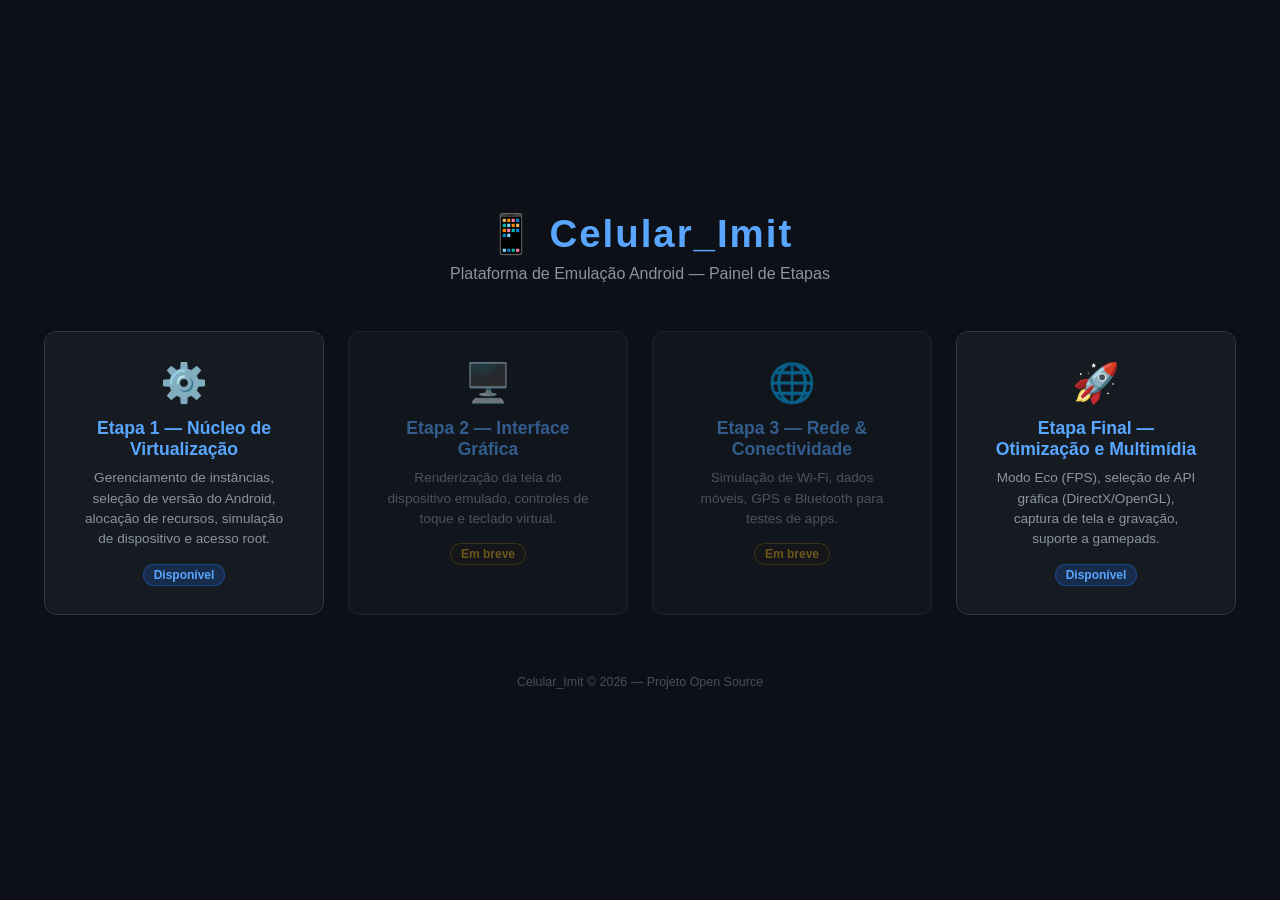
<file: index.html>
<!DOCTYPE html>
<html lang="pt-BR">
<head>
  <meta charset="UTF-8" />
  <meta name="viewport" content="width=device-width, initial-scale=1.0" />
  <title>Celular_Imit — Emulador Android</title>
  <style>
    *, *::before, *::after { box-sizing: border-box; margin: 0; padding: 0; }

    body {
      font-family: 'Segoe UI', Arial, sans-serif;
      background: #0d1117;
      color: #c9d1d9;
      min-height: 100vh;
      display: flex;
      flex-direction: column;
      align-items: center;
      justify-content: center;
    }

    header {
      text-align: center;
      margin-bottom: 48px;
    }

    header h1 {
      font-size: 2.4rem;
      color: #58a6ff;
      letter-spacing: 2px;
    }

    header p {
      margin-top: 8px;
      font-size: 1rem;
      color: #8b949e;
    }

    .stages {
      display: flex;
      gap: 24px;
      flex-wrap: wrap;
      justify-content: center;
    }

    .stage-card {
      background: #161b22;
      border: 1px solid #30363d;
      border-radius: 12px;
      padding: 28px 36px;
      width: 280px;
      text-align: center;
      transition: border-color 0.2s, transform 0.2s;
      text-decoration: none;
      color: inherit;
      display: block;
    }

    .stage-card:hover {
      border-color: #58a6ff;
      transform: translateY(-4px);
    }

    .stage-card .icon {
      font-size: 2.4rem;
      margin-bottom: 12px;
    }

    .stage-card h2 {
      font-size: 1.1rem;
      color: #58a6ff;
      margin-bottom: 8px;
    }

    .stage-card p {
      font-size: 0.85rem;
      color: #8b949e;
      line-height: 1.5;
    }

    .badge {
      display: inline-block;
      margin-top: 14px;
      padding: 3px 10px;
      border-radius: 20px;
      font-size: 0.75rem;
      font-weight: 600;
      background: #1f6feb33;
      color: #58a6ff;
      border: 1px solid #1f6feb66;
    }

    .badge.wip { background: #3d1f0033; color: #d29922; border-color: #d2992266; }

    footer {
      margin-top: 60px;
      font-size: 0.78rem;
      color: #484f58;
    }
  </style>
</head>
<body>
  <header>
    <h1>📱 Celular_Imit</h1>
    <p>Plataforma de Emulação Android — Painel de Etapas</p>
  </header>

  <div class="stages">
    <a class="stage-card" href="virtualization/nucleus.html">
      <div class="icon">⚙️</div>
      <h2>Etapa 1 — Núcleo de Virtualização</h2>
      <p>Gerenciamento de instâncias, seleção de versão do Android, alocação de recursos, simulação de dispositivo e acesso root.</p>
      <span class="badge">Disponível</span>
    </a>

    <div class="stage-card" style="cursor:default; opacity:0.5;">
      <div class="icon">🖥️</div>
      <h2>Etapa 2 — Interface Gráfica</h2>
      <p>Renderização da tela do dispositivo emulado, controles de toque e teclado virtual.</p>
      <span class="badge wip">Em breve</span>
    </div>

    <div class="stage-card" style="cursor:default; opacity:0.5;">
      <div class="icon">🌐</div>
      <h2>Etapa 3 — Rede & Conectividade</h2>
      <p>Simulação de Wi-Fi, dados móveis, GPS e Bluetooth para testes de apps.</p>
      <span class="badge wip">Em breve</span>
    </div>

    <a class="stage-card" href="optimization/optimization.html">
      <div class="icon">🚀</div>
      <h2>Etapa Final — Otimização e Multimídia</h2>
      <p>Modo Eco (FPS), seleção de API gráfica (DirectX/OpenGL), captura de tela e gravação, suporte a gamepads.</p>
      <span class="badge">Disponível</span>
    </a>
  </div>

  <footer>Celular_Imit © 2026 — Projeto Open Source</footer>
</body>
</html>
</file>
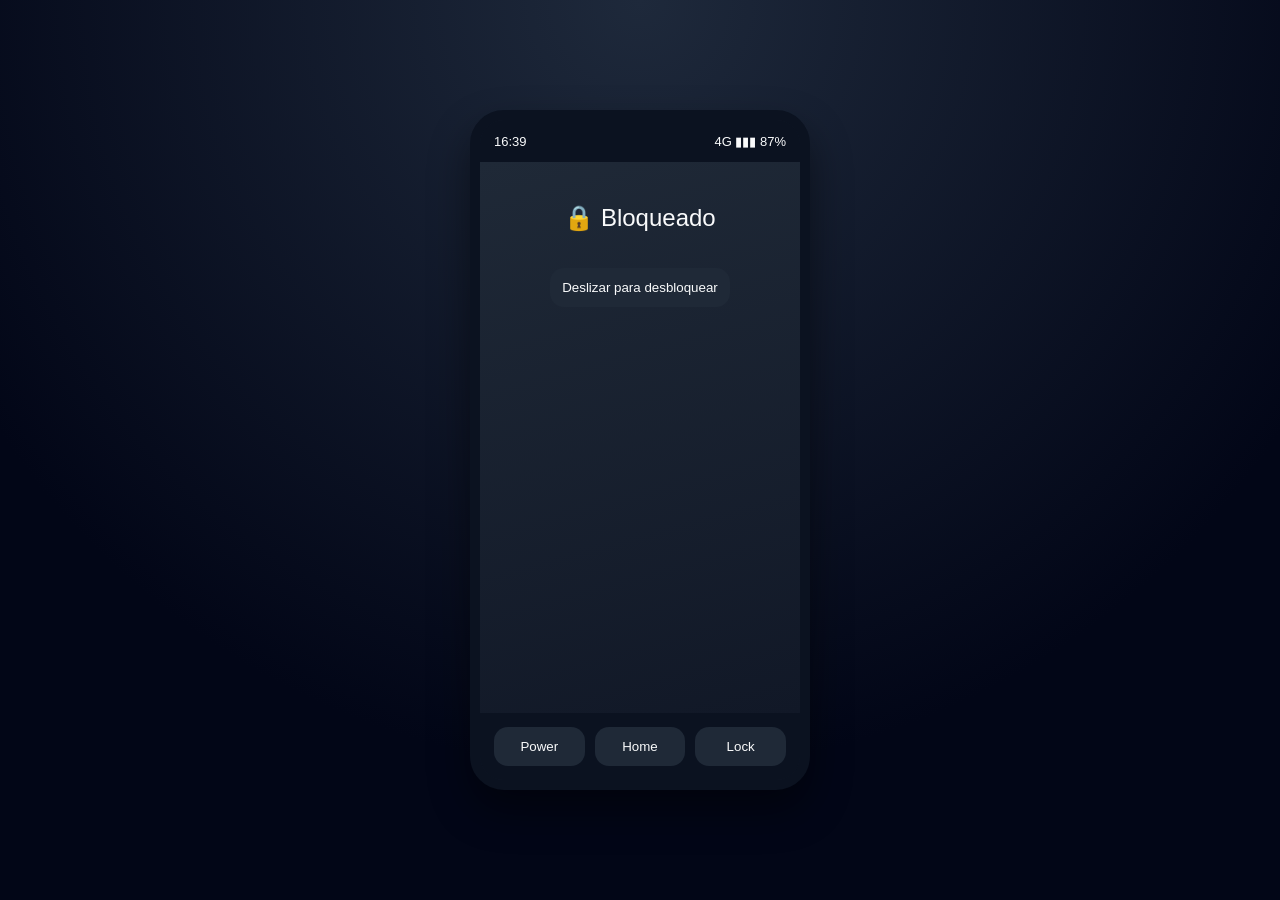
<file: emulator.html>
<!doctype html>
<html lang="pt-BR">
  <head>
    <meta charset="UTF-8" />
    <meta name="viewport" content="width=device-width, initial-scale=1.0" />
    <title>Emulador Android para PC</title>
    <style>
      :root {
        color-scheme: dark;
        --bg: #0f172a;
        --panel: #111827;
        --screen: #1f2937;
        --accent: #22c55e;
        --text: #f9fafb;
      }

      * {
        box-sizing: border-box;
        font-family: Arial, sans-serif;
      }

      body {
        margin: 0;
        min-height: 100vh;
        background: radial-gradient(circle at top, #1e293b 0%, #020617 70%);
        display: grid;
        place-items: center;
        color: var(--text);
      }

      .phone {
        width: 340px;
        height: 680px;
        background: var(--panel);
        border: 10px solid #0b1220;
        border-radius: 34px;
        box-shadow: 0 20px 40px rgba(0, 0, 0, 0.45);
        display: flex;
        flex-direction: column;
        overflow: hidden;
      }

      .status {
        height: 42px;
        display: flex;
        align-items: center;
        justify-content: space-between;
        padding: 0 14px;
        background: #0b1220;
        font-size: 13px;
      }

      .screen {
        flex: 1;
        background: linear-gradient(165deg, #1f2937 0%, #111827 100%);
        padding: 18px;
        display: grid;
        gap: 12px;
        align-content: start;
      }

      .locked {
        display: grid;
        place-items: center;
        font-size: 24px;
        text-align: center;
        gap: 12px;
      }

      .apps {
        display: grid;
        grid-template-columns: repeat(2, minmax(120px, 1fr));
        gap: 12px;
      }

      .app,
      .action,
      .key {
        border: none;
        border-radius: 14px;
        color: var(--text);
        background: #1f2937;
        padding: 12px;
        cursor: pointer;
      }

      .app:hover,
      .action:hover,
      .key:hover {
        background: #374151;
      }

      .output {
        background: #0b1220;
        border-radius: 12px;
        padding: 12px;
        min-height: 94px;
        font-size: 14px;
      }

      .dial {
        display: grid;
        grid-template-columns: repeat(3, 1fr);
        gap: 8px;
      }

      .controls {
        display: grid;
        grid-template-columns: repeat(3, 1fr);
        gap: 10px;
        padding: 14px;
        background: #0b1220;
      }

      .action {
        background: #1f2937;
      }

      .call {
        background: var(--accent);
        color: #022c22;
        font-weight: bold;
      }
    </style>
  </head>
  <body>
    <main class="phone">
      <header class="status">
        <span id="clock">00:00</span>
        <span>4G ▮▮▮ 87%</span>
      </header>

      <section class="screen" id="screen"></section>

      <footer class="controls">
        <button class="action" id="power" aria-label="Ligar ou desligar aparelho">Power</button>
        <button class="action" id="home" aria-label="Voltar para tela inicial">Home</button>
        <button class="action" id="lock" aria-label="Bloquear aparelho">Lock</button>
      </footer>
    </main>

    <script>
      const state = {
        powered: true,
        locked: true,
        activeApp: null,
        dialedNumber: ""
      };
      const dialKeys = [1, 2, 3, 4, 5, 6, 7, 8, 9, "*", 0, "#"];
      const MAX_DIAL_LENGTH = 15;
      const dialPattern = new RegExp(`^[0-9*#]{1,${MAX_DIAL_LENGTH}}$`);

      const screen = document.getElementById("screen");
      const clock = document.getElementById("clock");

      function tickClock() {
        if (!clock) return;
        const now = new Date();
        clock.textContent = now.toLocaleTimeString("pt-BR", {
          hour: "2-digit",
          minute: "2-digit"
        });
      }

      function escapeHtml(value) {
        return String(value)
          .replaceAll("&", "&amp;")
          .replaceAll("<", "&lt;")
          .replaceAll(">", "&gt;")
          .replaceAll("\"", "&quot;")
          .replaceAll("'", "&#39;");
      }

      function render() {
        if (!state.powered) {
          screen.innerHTML = `<div class="locked"><p>Tela desligada</p><small>Pressione Power</small></div>`;
          return;
        }

        if (state.locked) {
          screen.innerHTML = `<div class="locked"><p>🔒 Bloqueado</p><button class="action" id="unlock">Deslizar para desbloquear</button></div>`;
          document.getElementById("unlock").onclick = () => {
            state.locked = false;
            render();
          };
          return;
        }

        if (!state.activeApp) {
          screen.innerHTML = `
            <h3>Apps</h3>
            <div class="apps">
              <button class="app" data-app="phone">📞 Telefone</button>
              <button class="app" data-app="messages">💬 Mensagens</button>
              <button class="app" data-app="camera">📷 Câmera</button>
              <button class="app" data-app="browser">🌐 Navegador</button>
            </div>
            <div class="output">Selecione um app para simular o uso no PC.</div>
          `;

          document.querySelectorAll("[data-app]").forEach((button) => {
            button.onclick = () => {
              state.activeApp = button.dataset.app;
              render();
            };
          });
          return;
        }

        if (state.activeApp === "phone") {
          screen.innerHTML = `
            <h3>📞 Discador Android</h3>
            <div class="output" id="dial-output" aria-live="polite">Número: ${state.dialedNumber ? escapeHtml(state.dialedNumber) : "(vazio)"}</div>
            <div class="dial">
              ${dialKeys.map((k) => `<button class="key" data-key="${escapeHtml(k)}">${escapeHtml(k)}</button>`).join("")}
            </div>
            <button class="action call" id="call">Ligar</button>
          `;

          document.querySelectorAll("[data-key]").forEach((button) => {
            button.onclick = () => {
              if (state.dialedNumber.length >= MAX_DIAL_LENGTH) return;
              state.dialedNumber += button.dataset.key;
              render();
            };
          });

          document.getElementById("call").onclick = () => {
            const output = document.getElementById("dial-output");
            if (!state.dialedNumber) {
              output.textContent = "Digite um número antes de ligar.";
              return;
            }
            if (!dialPattern.test(state.dialedNumber)) {
              output.textContent = "Número inválido.";
              state.dialedNumber = "";
              return;
            }
            output.textContent = `Chamando ${state.dialedNumber}...`;
            state.dialedNumber = "";
          };

          return;
        }

        if (state.activeApp === "messages") {
          screen.innerHTML = `
            <h3>💬 Mensagens</h3>
            <div class="output">Nenhuma mensagem nova.</div>
          `;
          return;
        }

        if (state.activeApp === "camera") {
          screen.innerHTML = `
            <h3>📷 Câmera</h3>
            <div class="output">Câmera simulada: visualize a prévia e capture screenshots no PC.</div>
          `;
          return;
        }

        screen.innerHTML = `
          <h3>🌐 Navegador</h3>
          <div class="output">Navegação simulada no ambiente desktop.</div>
        `;
      }

      document.getElementById("power").onclick = () => {
        state.powered = !state.powered;
        state.locked = true;
        state.activeApp = null;
        state.dialedNumber = "";
        render();
      };

      document.getElementById("home").onclick = () => {
        if (!state.powered || state.locked) return;
        state.activeApp = null;
        state.dialedNumber = "";
        render();
      };

      document.getElementById("lock").onclick = () => {
        if (!state.powered) return;
        state.locked = true;
        state.activeApp = null;
        state.dialedNumber = "";
        render();
      };

      tickClock();
      if (clock) setInterval(tickClock, 1000);
      render();
    </script>
  </body>
</html>
</file>
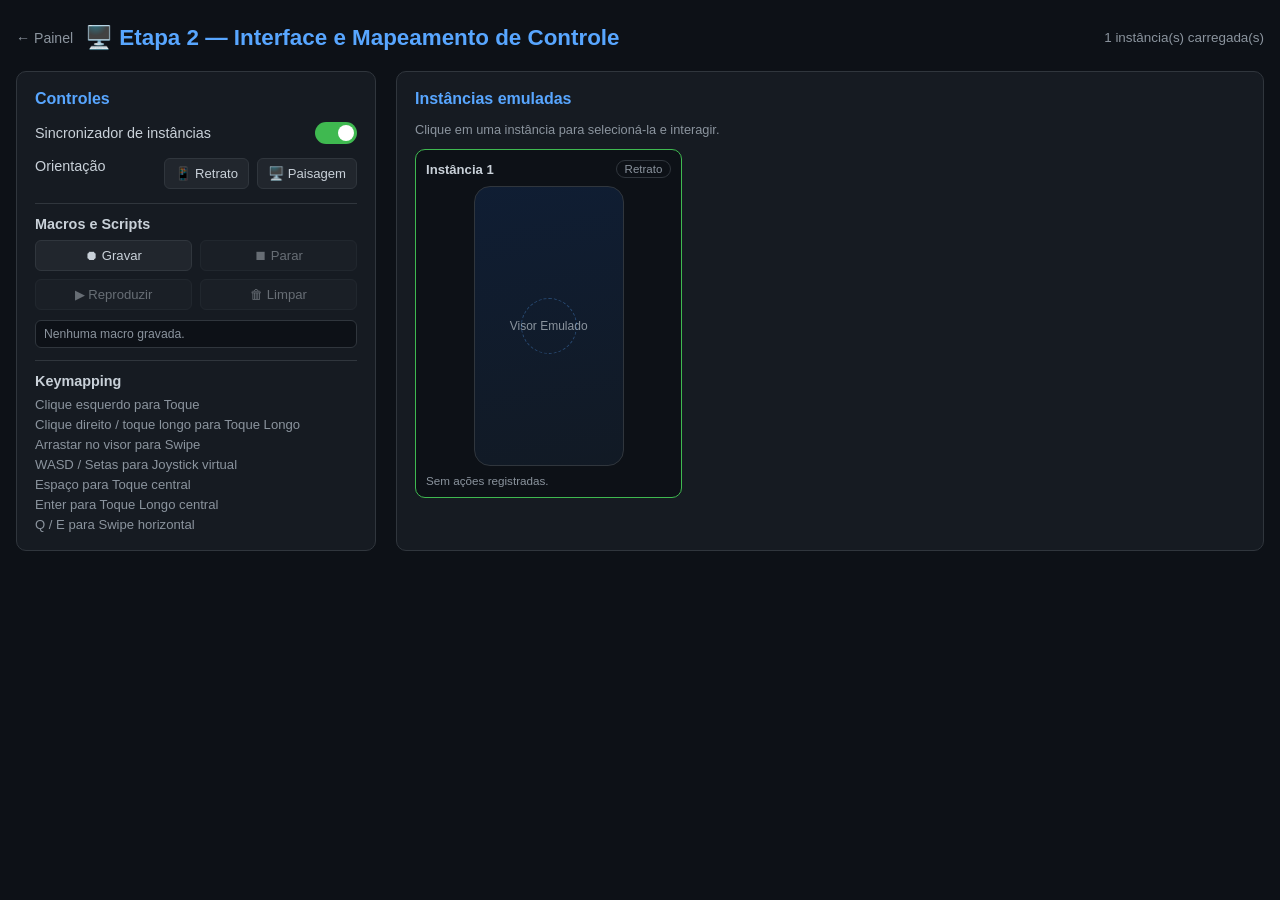
<file: interface/interface.html>
<!DOCTYPE html>
<html lang="pt-BR">
<head>
  <meta charset="UTF-8" />
  <meta name="viewport" content="width=device-width, initial-scale=1.0" />
  <title>Etapa 2 — Interface e Mapeamento | Celular_Imit</title>
  <link rel="stylesheet" href="interface.css" />
</head>
<body>
  <div class="page-header">
    <a href="../index.html">← Painel</a>
    <h1>🖥️ Etapa 2 — Interface e Mapeamento de Controle</h1>
    <span id="active-instances"></span>
  </div>

  <main class="layout">
    <section class="panel controls-panel">
      <h2>Controles</h2>

      <div class="control-row">
        <span>Sincronizador de instâncias</span>
        <label class="toggle">
          <input type="checkbox" id="sync-toggle" checked />
          <span class="toggle-slider"></span>
        </label>
      </div>

      <div class="control-row orientation-row">
        <span>Orientação</span>
        <div class="orientation-actions">
          <button class="btn" id="portrait-btn">📱 Retrato</button>
          <button class="btn" id="landscape-btn">🖥️ Paisagem</button>
        </div>
      </div>

      <div class="macro-box">
        <h3>Macros e Scripts</h3>
        <div class="macro-actions">
          <button class="btn" id="record-macro-btn">⏺ Gravar</button>
          <button class="btn" id="stop-macro-btn" disabled>⏹ Parar</button>
          <button class="btn" id="play-macro-btn" disabled>▶ Reproduzir</button>
          <button class="btn" id="clear-macro-btn" disabled>🗑 Limpar</button>
        </div>
        <ul id="macro-list" class="macro-list"></ul>
      </div>

      <div class="keymap-box">
        <h3>Keymapping</h3>
        <ul>
          <li>Clique esquerdo para Toque</li>
          <li>Clique direito / toque longo para Toque Longo</li>
          <li>Arrastar no visor para Swipe</li>
          <li>WASD / Setas para Joystick virtual</li>
          <li>Espaço para Toque central</li>
          <li>Enter para Toque Longo central</li>
          <li>Q / E para Swipe horizontal</li>
        </ul>
      </div>
    </section>

    <section class="panel instances-panel">
      <h2>Instâncias emuladas</h2>
      <p class="helper">Clique em uma instância para selecioná-la e interagir.</p>
      <div id="instance-grid" class="instance-grid"></div>
    </section>
  </main>

  <div id="toast"></div>

  <script src="interface.js"></script>
</body>
</html>
</file>
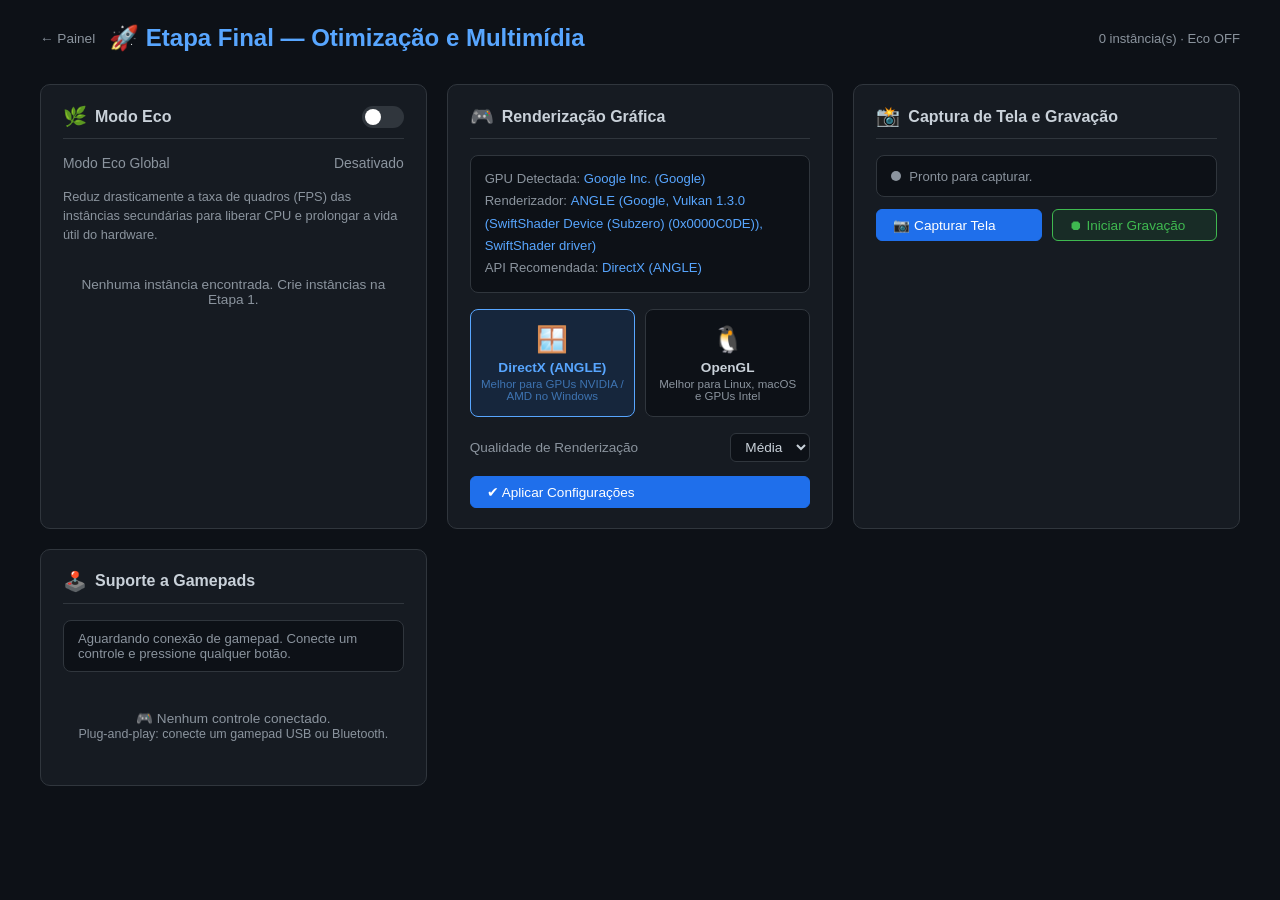
<file: optimization/optimization.html>
<!DOCTYPE html>
<html lang="pt-BR">
<head>
  <meta charset="UTF-8" />
  <meta name="viewport" content="width=device-width, initial-scale=1.0" />
  <title>Etapa Final — Otimização e Multimídia | Celular_Imit</title>
  <link rel="stylesheet" href="optimization.css" />
</head>
<body>

  <!-- ── Page Header ──────────────────────────────────── -->
  <div class="page-header">
    <a href="../index.html">← Painel</a>
    <h1>🚀 Etapa Final — Otimização e Multimídia</h1>
    <span id="status-summary" style="font-size:.82rem;color:var(--muted);white-space:nowrap;"></span>
  </div>

  <!-- ── Main Grid ────────────────────────────────────── -->
  <main class="opt-grid">

    <!-- 1. Eco Mode -->
    <section class="panel">
      <div class="panel-title">
        <span class="icon">🌿</span>
        Modo Eco
        <label class="toggle" style="margin-left:auto;" title="Ativar Modo Eco globalmente">
          <input type="checkbox" id="eco-global-toggle" />
          <span class="toggle-slider"></span>
        </label>
      </div>

      <div class="eco-global-row">
        <span>Modo Eco Global</span>
        <span id="eco-global-label" style="color:var(--muted);">Desativado</span>
      </div>

      <p style="font-size:.8rem;color:var(--muted);margin-bottom:14px;line-height:1.5;">
        Reduz drasticamente a taxa de quadros (FPS) das instâncias secundárias para liberar CPU e prolongar a vida útil do hardware.
      </p>

      <ul id="eco-instance-list" class="eco-instance-list">
        <li class="eco-empty">Nenhuma instância encontrada. Crie instâncias na Etapa 1.</li>
      </ul>
    </section>

    <!-- 2. Graphics Renderer -->
    <section class="panel">
      <div class="panel-title">
        <span class="icon">🎮</span>
        Renderização Gráfica
      </div>

      <div class="gpu-info-box" id="gpu-info-box">
        <div><span class="label">GPU Detectada: </span><span class="value" id="gpu-vendor">Detectando…</span></div>
        <div><span class="label">Renderizador: </span><span class="value" id="gpu-renderer">—</span></div>
        <div><span class="label">API Recomendada: </span><span class="value" id="gpu-recommended">—</span></div>
      </div>

      <div class="api-selector" id="api-selector">
        <button class="api-btn" data-api="directx">
          <span class="api-icon">🪟</span>
          <span class="api-name">DirectX (ANGLE)</span>
          <span class="api-desc">Melhor para GPUs NVIDIA / AMD no Windows</span>
        </button>
        <button class="api-btn" data-api="opengl">
          <span class="api-icon">🐧</span>
          <span class="api-name">OpenGL</span>
          <span class="api-desc">Melhor para Linux, macOS e GPUs Intel</span>
        </button>
      </div>

      <div class="quality-row">
        <span>Qualidade de Renderização</span>
        <select id="render-quality">
          <option value="low">Baixa</option>
          <option value="medium" selected>Média</option>
          <option value="high">Alta</option>
          <option value="ultra">Ultra</option>
        </select>
      </div>

      <div style="margin-top:14px;">
        <button id="apply-graphics-btn" class="btn primary" style="width:100%;">
          ✔ Aplicar Configurações
        </button>
      </div>
    </section>

    <!-- 3. Screenshot & Recording -->
    <section class="panel">
      <div class="panel-title">
        <span class="icon">📸</span>
        Captura de Tela e Gravação
      </div>

      <div class="capture-status">
        <span class="rec-dot" id="rec-dot"></span>
        <span id="capture-status-text">Pronto para capturar.</span>
      </div>

      <div class="capture-actions">
        <button id="screenshot-btn" class="btn primary">
          📷 Capturar Tela
        </button>
        <button id="record-btn" class="btn success">
          ⏺ Iniciar Gravação
        </button>
      </div>

      <div class="capture-download-area">
        <img id="preview-thumb" class="preview-thumb" alt="Prévia da captura" />
        <a id="screenshot-link" style="display:none;" download="celular_imit_screenshot.png">
          <button class="btn" style="width:100%;">⬇ Baixar Screenshot (PNG)</button>
        </a>
        <a id="video-link" style="display:none;" download="celular_imit_recording.webm">
          <button class="btn" style="width:100%;">⬇ Baixar Gravação (WebM)</button>
        </a>
      </div>
    </section>

    <!-- 4. Gamepad Support -->
    <section class="panel">
      <div class="panel-title">
        <span class="icon">🕹️</span>
        Suporte a Gamepads
      </div>

      <div class="gamepad-status" id="gamepad-status">
        Aguardando conexão de gamepad. Conecte um controle e pressione qualquer botão.
      </div>

      <ul id="gamepad-list" class="gamepad-list">
        <li class="no-gamepad" id="no-gamepad-msg">
          🎮 Nenhum controle conectado.<br/>
          <span style="font-size:.78rem;">Plug-and-play: conecte um gamepad USB ou Bluetooth.</span>
        </li>
      </ul>
    </section>

  </main>

  <!-- ── Toast ────────────────────────────────────────── -->
  <div id="toast"></div>

  <script src="optimization.js"></script>
</body>
</html>
</file>
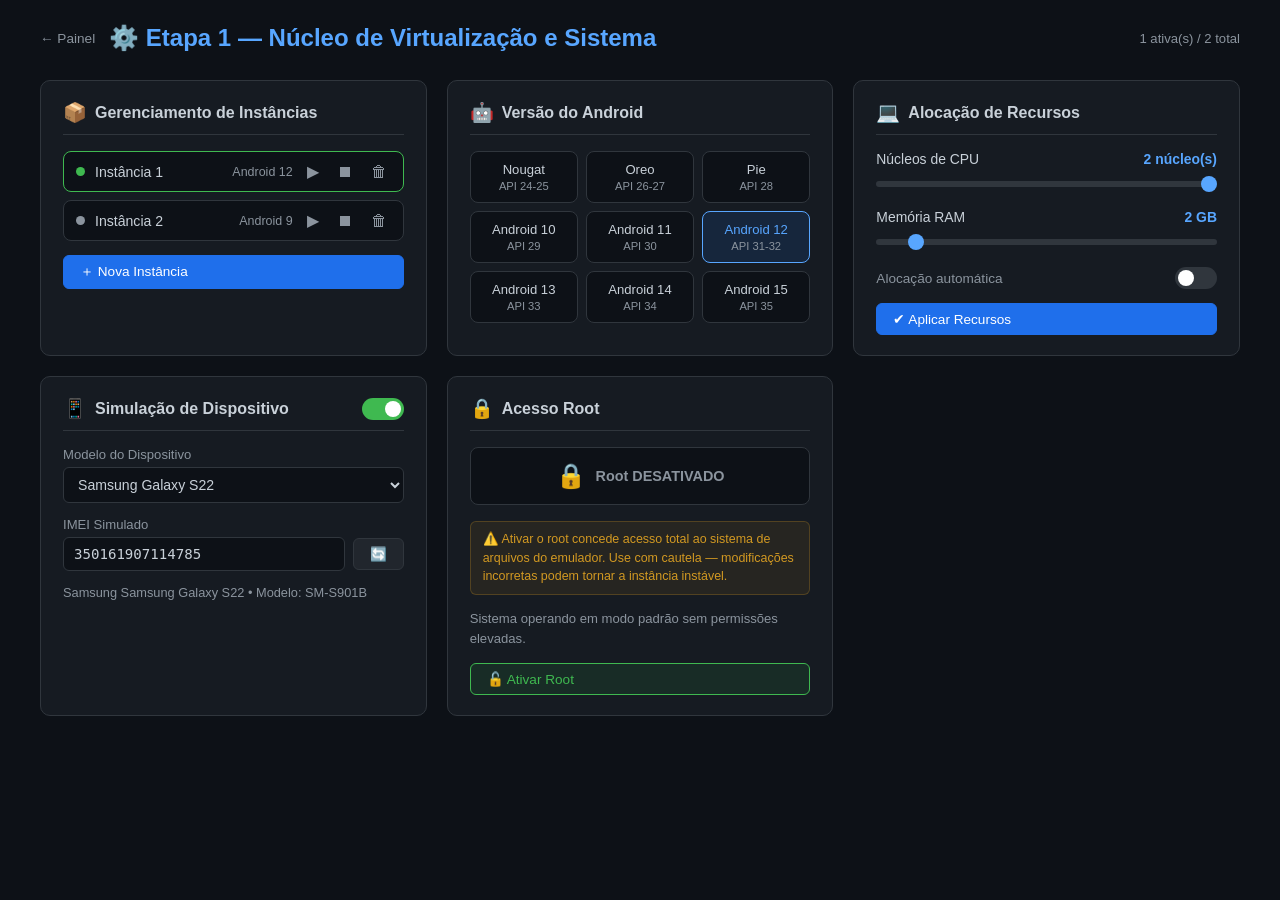
<file: virtualization/nucleus.html>
<!DOCTYPE html>
<html lang="pt-BR">
<head>
  <meta charset="UTF-8" />
  <meta name="viewport" content="width=device-width, initial-scale=1.0" />
  <title>Etapa 1 — Núcleo de Virtualização | Celular_Imit</title>
  <link rel="stylesheet" href="nucleus.css" />
</head>
<body>

  <!-- ── Page Header ──────────────────────────────────── -->
  <div class="page-header" style="max-width:1200px;margin:0 auto 28px;">
    <a href="../index.html">← Painel</a>
    <h1>⚙️ Etapa 1 — Núcleo de Virtualização e Sistema</h1>
    <span id="instance-count" style="font-size:.82rem;color:var(--muted);white-space:nowrap;"></span>
  </div>

  <!-- ── Main Grid ────────────────────────────────────── -->
  <main class="nucleus-grid">

    <!-- 1. Multi-Instance Manager -->
    <section class="panel">
      <div class="panel-title">
        <span class="icon">📦</span>
        Gerenciamento de Instâncias
      </div>

      <ul id="instance-list" class="instance-list"></ul>

      <button id="add-instance-btn" class="btn primary" style="width:100%;">
        ＋ Nova Instância
      </button>
    </section>

    <!-- 2. Android Version Selector -->
    <section class="panel">
      <div class="panel-title">
        <span class="icon">🤖</span>
        Versão do Android
      </div>

      <div id="version-grid" class="version-grid"></div>
    </section>

    <!-- 3. Resource Allocation -->
    <section class="panel">
      <div class="panel-title">
        <span class="icon">💻</span>
        Alocação de Recursos
      </div>

      <div class="resource-row">
        <div class="resource-label">
          <span>Núcleos de CPU</span>
          <span id="cpu-value">2 núcleo(s)</span>
        </div>
        <input type="range" id="cpu-slider" min="1" max="8" step="1" value="2" />
      </div>

      <div class="resource-row">
        <div class="resource-label">
          <span>Memória RAM</span>
          <span id="ram-value">2 GB</span>
        </div>
        <input type="range" id="ram-slider" min="512" max="16384" step="512" value="2048" />
      </div>

      <div class="auto-toggle-row">
        <span>Alocação automática</span>
        <label class="toggle">
          <input type="checkbox" id="auto-toggle" />
          <span class="toggle-slider"></span>
        </label>
      </div>

      <div style="margin-top:14px;">
        <button id="apply-resources-btn" class="btn primary" style="width:100%;">
          ✔ Aplicar Recursos
        </button>
      </div>
    </section>

    <!-- 4. Device Simulation -->
    <section class="panel">
      <div class="panel-title">
        <span class="icon">📱</span>
        Simulação de Dispositivo
        <label class="toggle" style="margin-left:auto;" title="Ativar simulação">
          <input type="checkbox" id="device-sim-toggle" />
          <span class="toggle-slider"></span>
        </label>
      </div>

      <div class="form-row">
        <label for="device-select">Modelo do Dispositivo</label>
        <select id="device-select"></select>
      </div>

      <div class="form-row" id="custom-model-row" style="display:none;">
        <label for="custom-model-input">Modelo personalizado</label>
        <input type="text" id="custom-model-input" placeholder="ex: SM-G998B" />
      </div>

      <div class="form-row" id="custom-brand-row" style="display:none;">
        <label for="custom-brand-input">Fabricante personalizado</label>
        <input type="text" id="custom-brand-input" placeholder="ex: Samsung" />
      </div>

      <div class="form-row">
        <label for="imei-display">IMEI Simulado</label>
        <div class="imei-display">
          <input type="text" id="imei-display" readonly />
          <button id="regenerate-imei-btn" class="btn" title="Gerar novo IMEI">🔄</button>
        </div>
      </div>

      <p id="device-info-text" style="font-size:.8rem;color:var(--muted);margin-top:6px;"></p>
    </section>

    <!-- 5. Root Access -->
    <section class="panel">
      <div class="panel-title">
        <span class="icon" id="root-icon">🔒</span>
        Acesso Root
      </div>

      <div id="root-badge" class="root-status-badge disabled">
        <span style="font-size:1.5rem" id="root-icon-badge">🔒</span>
        <span id="root-status-text">Root DESATIVADO</span>
      </div>

      <div class="root-warning">
        ⚠️ Ativar o root concede acesso total ao sistema de arquivos do emulador. Use com cautela — modificações incorretas podem tornar a instância instável.
      </div>

      <p id="root-perms-info" style="font-size:.82rem;color:var(--muted);margin-bottom:14px;line-height:1.5;"></p>

      <button id="root-toggle-btn" class="btn success" style="width:100%;">
        🔓 Ativar Root
      </button>
    </section>

  </main>

  <!-- ── Toast ────────────────────────────────────────── -->
  <div id="toast"></div>

  <script src="nucleus.js"></script>
</body>
</html>
</file>
<file: interface/interface.css>
*, *::before, *::after { box-sizing: border-box; margin: 0; padding: 0; }

:root {
  --bg: #0d1117;
  --surface: #161b22;
  --border: #30363d;
  --accent: #58a6ff;
  --accent2: #3fb950;
  --text: #c9d1d9;
  --muted: #8b949e;
}

body {
  font-family: 'Segoe UI', Arial, sans-serif;
  background: var(--bg);
  color: var(--text);
  min-height: 100vh;
  padding: 24px 16px 48px;
}

.page-header {
  max-width: 1300px;
  margin: 0 auto 20px;
  display: flex;
  align-items: center;
  gap: 12px;
  flex-wrap: wrap;
}

.page-header a { color: var(--muted); text-decoration: none; font-size: .88rem; }
.page-header a:hover { color: var(--accent); }
.page-header h1 { color: var(--accent); font-size: 1.4rem; flex: 1; }
#active-instances { color: var(--muted); font-size: .84rem; }

.layout {
  max-width: 1300px;
  margin: 0 auto;
  display: grid;
  grid-template-columns: 360px 1fr;
  gap: 20px;
}

.panel {
  background: var(--surface);
  border: 1px solid var(--border);
  border-radius: 10px;
  padding: 18px;
}

.panel h2 {
  font-size: 1rem;
  margin-bottom: 14px;
  color: var(--accent);
}

.control-row {
  display: flex;
  align-items: center;
  justify-content: space-between;
  margin-bottom: 14px;
  gap: 10px;
  font-size: .9rem;
}

.orientation-row { align-items: flex-start; }
.orientation-actions { display: flex; gap: 8px; flex-wrap: wrap; justify-content: flex-end; }

.btn {
  border: 1px solid var(--border);
  background: #21262d;
  color: var(--text);
  border-radius: 6px;
  padding: 7px 10px;
  cursor: pointer;
  font-size: .82rem;
}

.btn:hover { border-color: var(--accent); }
.btn:disabled { opacity: .45; cursor: not-allowed; }

.toggle {
  position: relative;
  width: 42px;
  height: 22px;
}

.toggle input { opacity: 0; width: 0; height: 0; }
.toggle-slider {
  position: absolute;
  inset: 0;
  background: #30363d;
  border-radius: 999px;
  transition: background .2s;
}
.toggle-slider::before {
  content: '';
  position: absolute;
  width: 16px;
  height: 16px;
  top: 3px;
  left: 3px;
  border-radius: 50%;
  background: white;
  transition: transform .2s;
}
.toggle input:checked + .toggle-slider { background: var(--accent2); }
.toggle input:checked + .toggle-slider::before { transform: translateX(20px); }

.macro-box,
.keymap-box {
  border-top: 1px solid var(--border);
  margin-top: 12px;
  padding-top: 12px;
}

.macro-box h3,
.keymap-box h3 { font-size: .9rem; margin-bottom: 8px; }

.macro-actions {
  display: grid;
  grid-template-columns: repeat(2, minmax(0, 1fr));
  gap: 8px;
}

.macro-list {
  list-style: none;
  margin-top: 10px;
  max-height: 190px;
  overflow-y: auto;
  display: flex;
  flex-direction: column;
  gap: 6px;
}

.macro-list li {
  background: #0d1117;
  border: 1px solid var(--border);
  border-radius: 6px;
  padding: 6px 8px;
  font-size: .76rem;
  color: var(--muted);
}

.keymap-box ul {
  list-style: none;
  display: flex;
  flex-direction: column;
  gap: 5px;
  color: var(--muted);
  font-size: .82rem;
}

.helper { color: var(--muted); font-size: .8rem; margin-bottom: 12px; }

.instance-grid {
  display: grid;
  grid-template-columns: repeat(auto-fill, minmax(240px, 1fr));
  gap: 14px;
}

.instance-card {
  border: 1px solid var(--border);
  border-radius: 10px;
  padding: 10px;
  background: #0d1117;
  transition: border-color .2s;
}

.instance-card.selected { border-color: var(--accent2); }
.instance-head {
  display: flex;
  align-items: center;
  justify-content: space-between;
  margin-bottom: 8px;
  font-size: .82rem;
}

.orientation-badge {
  color: var(--muted);
  border: 1px solid var(--border);
  border-radius: 999px;
  padding: 2px 8px;
  font-size: .72rem;
}

.device-screen {
  border: 1px solid var(--border);
  border-radius: 16px;
  width: 150px;
  height: 280px;
  margin: 0 auto 8px;
  background: linear-gradient(170deg, #1f6feb22, #58a6ff0f);
  display: flex;
  align-items: center;
  justify-content: center;
  font-size: .75rem;
  color: var(--muted);
  user-select: none;
  position: relative;
  overflow: hidden;
}

.device-screen::before {
  content: '';
  width: 56px;
  height: 56px;
  border-radius: 50%;
  border: 1px dashed #58a6ff55;
  position: absolute;
}

.device-screen.landscape {
  width: 280px;
  height: 150px;
}

.action-log {
  list-style: none;
  display: flex;
  flex-direction: column;
  gap: 4px;
  max-height: 80px;
  overflow-y: auto;
}

.action-log li {
  color: var(--muted);
  font-size: .73rem;
}

#toast {
  position: fixed;
  right: 18px;
  bottom: 18px;
  background: #21262d;
  border: 1px solid var(--border);
  border-radius: 8px;
  padding: 10px 14px;
  opacity: 0;
  transform: translateY(10px);
  transition: opacity .2s, transform .2s;
  pointer-events: none;
  z-index: 30;
  font-size: .84rem;
}

#toast.show {
  opacity: 1;
  transform: translateY(0);
}

@media (max-width: 980px) {
  .layout { grid-template-columns: 1fr; }
}
</file>
<file: optimization/optimization.css>
/* ── Reset & base ─────────────────────────────────────── */
*, *::before, *::after { box-sizing: border-box; margin: 0; padding: 0; }

:root {
  --bg:        #0d1117;
  --surface:   #161b22;
  --border:    #30363d;
  --accent:    #58a6ff;
  --accent2:   #3fb950;
  --warn:      #d29922;
  --danger:    #f85149;
  --muted:     #8b949e;
  --text:      #c9d1d9;
  --radius:    10px;
}

body {
  font-family: 'Segoe UI', Arial, sans-serif;
  background: var(--bg);
  color: var(--text);
  min-height: 100vh;
  padding: 24px 16px 48px;
}

/* ── Header ───────────────────────────────────────────── */
.page-header {
  display: flex;
  align-items: center;
  gap: 14px;
  margin-bottom: 32px;
  flex-wrap: wrap;
  max-width: 1200px;
  margin-left: auto;
  margin-right: auto;
}

.page-header a {
  color: var(--muted);
  text-decoration: none;
  font-size: 0.85rem;
}
.page-header a:hover { color: var(--accent); }

.page-header h1 {
  font-size: 1.5rem;
  color: var(--accent);
  flex: 1;
}

/* ── Grid layout ──────────────────────────────────────── */
.opt-grid {
  display: grid;
  grid-template-columns: repeat(auto-fill, minmax(340px, 1fr));
  gap: 20px;
  max-width: 1200px;
  margin: 0 auto;
}

/* ── Panel card ───────────────────────────────────────── */
.panel {
  background: var(--surface);
  border: 1px solid var(--border);
  border-radius: var(--radius);
  padding: 20px 22px;
}

.panel-title {
  display: flex;
  align-items: center;
  gap: 8px;
  font-size: 1rem;
  font-weight: 600;
  color: var(--text);
  margin-bottom: 16px;
  padding-bottom: 10px;
  border-bottom: 1px solid var(--border);
}

.panel-title .icon { font-size: 1.2rem; }

/* ── Buttons ──────────────────────────────────────────── */
.btn {
  display: inline-flex;
  align-items: center;
  gap: 6px;
  padding: 7px 16px;
  border-radius: 6px;
  border: 1px solid var(--border);
  background: #21262d;
  color: var(--text);
  font-size: 0.85rem;
  cursor: pointer;
  transition: background 0.15s, border-color 0.15s;
}
.btn:hover { background: #30363d; border-color: var(--accent); }
.btn.primary { background: #1f6feb; border-color: #1f6feb; color: #fff; }
.btn.primary:hover { background: #388bfd; }
.btn.danger  { background: #da313120; border-color: var(--danger); color: var(--danger); }
.btn.danger:hover  { background: var(--danger); color: #fff; }
.btn.success { background: #2ea04320; border-color: var(--accent2); color: var(--accent2); }
.btn.success:hover { background: var(--accent2); color: #0d1117; }
.btn:disabled { opacity: 0.45; cursor: not-allowed; }

/* ── Toggle switch ────────────────────────────────────── */
.toggle {
  position: relative;
  width: 42px;
  height: 22px;
  flex-shrink: 0;
}
.toggle input { opacity: 0; width: 0; height: 0; }
.toggle-slider {
  position: absolute;
  inset: 0;
  background: #30363d;
  border-radius: 22px;
  cursor: pointer;
  transition: background 0.2s;
}
.toggle-slider::before {
  content: '';
  position: absolute;
  width: 16px; height: 16px;
  left: 3px; top: 3px;
  background: #fff;
  border-radius: 50%;
  transition: transform 0.2s;
}
.toggle input:checked + .toggle-slider { background: var(--accent2); }
.toggle input:checked + .toggle-slider::before { transform: translateX(20px); }

/* ── Resource sliders ─────────────────────────────────── */
.resource-row { margin-bottom: 18px; }
.resource-row:last-child { margin-bottom: 0; }

.resource-label {
  display: flex;
  justify-content: space-between;
  margin-bottom: 6px;
  font-size: 0.87rem;
}
.resource-label span:last-child { color: var(--accent); font-weight: 600; }

input[type=range] {
  -webkit-appearance: none;
  width: 100%;
  height: 6px;
  border-radius: 3px;
  background: #30363d;
  outline: none;
}
input[type=range]::-webkit-slider-thumb {
  -webkit-appearance: none;
  width: 16px;
  height: 16px;
  border-radius: 50%;
  background: var(--accent);
  cursor: pointer;
  transition: background 0.15s;
}
input[type=range]::-webkit-slider-thumb:hover { background: #388bfd; }
input[type=range]:disabled { opacity: 0.4; cursor: not-allowed; }

/* ── Eco Mode ─────────────────────────────────────────── */
.eco-global-row {
  display: flex;
  align-items: center;
  justify-content: space-between;
  margin-bottom: 16px;
  font-size: 0.87rem;
  color: var(--muted);
}

.eco-instance-list {
  list-style: none;
  display: flex;
  flex-direction: column;
  gap: 10px;
  max-height: 240px;
  overflow-y: auto;
}

.eco-instance-item {
  background: var(--bg);
  border: 1px solid var(--border);
  border-radius: 8px;
  padding: 10px 12px;
  font-size: 0.85rem;
}

.eco-instance-header {
  display: flex;
  align-items: center;
  justify-content: space-between;
  margin-bottom: 8px;
}

.eco-instance-name { font-weight: 500; }

.eco-fps-row {
  display: flex;
  align-items: center;
  gap: 10px;
}

.eco-fps-row input[type=range] { flex: 1; }

.eco-fps-value {
  min-width: 50px;
  text-align: right;
  color: var(--accent);
  font-size: 0.82rem;
  font-weight: 600;
}

.eco-empty {
  color: var(--muted);
  font-size: 0.85rem;
  text-align: center;
  padding: 18px 0;
}

/* ── Graphics Renderer ────────────────────────────────── */
.gpu-info-box {
  background: var(--bg);
  border: 1px solid var(--border);
  border-radius: 8px;
  padding: 12px 14px;
  margin-bottom: 16px;
  font-size: 0.82rem;
  line-height: 1.7;
}

.gpu-info-box .label { color: var(--muted); }
.gpu-info-box .value { color: var(--accent); font-weight: 500; }

.api-selector {
  display: grid;
  grid-template-columns: 1fr 1fr;
  gap: 10px;
  margin-bottom: 16px;
}

.api-btn {
  background: var(--bg);
  border: 1px solid var(--border);
  border-radius: 8px;
  padding: 14px 10px;
  text-align: center;
  cursor: pointer;
  transition: border-color 0.15s, background 0.15s;
  color: var(--text);
  font-size: 0.85rem;
}
.api-btn:hover { border-color: var(--accent); }
.api-btn.selected {
  border-color: var(--accent);
  background: #1f6feb20;
  color: var(--accent);
}
.api-btn .api-icon { font-size: 1.6rem; margin-bottom: 6px; display: block; }
.api-btn .api-name { font-weight: 600; display: block; }
.api-btn .api-desc { font-size: 0.72rem; color: var(--muted); display: block; margin-top: 3px; }
.api-btn.selected .api-desc { color: #58a6ff99; }

.quality-row {
  display: flex;
  align-items: center;
  justify-content: space-between;
  font-size: 0.85rem;
  color: var(--muted);
  margin-top: 8px;
  gap: 10px;
}

.quality-row select {
  background: var(--bg);
  border: 1px solid var(--border);
  border-radius: 6px;
  color: var(--text);
  font-size: 0.85rem;
  padding: 5px 10px;
  outline: none;
  cursor: pointer;
  transition: border-color 0.15s;
}
.quality-row select:focus { border-color: var(--accent); }

/* ── Media Capture ────────────────────────────────────── */
.capture-actions {
  display: grid;
  grid-template-columns: 1fr 1fr;
  gap: 10px;
  margin-bottom: 16px;
}

.capture-status {
  display: flex;
  align-items: center;
  gap: 8px;
  font-size: 0.82rem;
  color: var(--muted);
  background: var(--bg);
  border: 1px solid var(--border);
  border-radius: 8px;
  padding: 10px 14px;
  margin-bottom: 12px;
  min-height: 42px;
}

.rec-dot {
  width: 10px;
  height: 10px;
  border-radius: 50%;
  background: var(--muted);
  flex-shrink: 0;
}
.rec-dot.recording {
  background: var(--danger);
  animation: blink 1s infinite;
}
@keyframes blink {
  0%, 100% { opacity: 1; }
  50%       { opacity: 0.2; }
}

.capture-download-area {
  display: flex;
  flex-direction: column;
  gap: 8px;
}

.preview-thumb {
  display: none;
  width: 100%;
  border-radius: 6px;
  border: 1px solid var(--border);
  max-height: 120px;
  object-fit: contain;
  background: var(--bg);
}
.preview-thumb.visible { display: block; }

/* ── Gamepad Support ──────────────────────────────────── */
.gamepad-status {
  font-size: 0.82rem;
  color: var(--muted);
  background: var(--bg);
  border: 1px solid var(--border);
  border-radius: 8px;
  padding: 10px 14px;
  margin-bottom: 14px;
}

.gamepad-list {
  list-style: none;
  display: flex;
  flex-direction: column;
  gap: 12px;
  max-height: 280px;
  overflow-y: auto;
}

.gamepad-card {
  background: var(--bg);
  border: 1px solid var(--accent2);
  border-radius: 8px;
  padding: 12px 14px;
  font-size: 0.83rem;
}

.gamepad-card-header {
  display: flex;
  align-items: center;
  gap: 8px;
  margin-bottom: 10px;
  font-weight: 600;
}

.gamepad-card-header .gp-icon { font-size: 1.3rem; }

.button-grid {
  display: flex;
  flex-wrap: wrap;
  gap: 6px;
}

.gp-btn {
  display: inline-flex;
  align-items: center;
  justify-content: center;
  width: 34px;
  height: 34px;
  border-radius: 6px;
  background: #21262d;
  border: 1px solid var(--border);
  font-size: 0.7rem;
  color: var(--muted);
  transition: background 0.1s, color 0.1s, border-color 0.1s;
  font-weight: 600;
}
.gp-btn.pressed {
  background: #1f6feb;
  border-color: var(--accent);
  color: #fff;
}

.axes-row {
  margin-top: 8px;
  display: flex;
  flex-direction: column;
  gap: 4px;
}

.axis-bar-row {
  display: flex;
  align-items: center;
  gap: 8px;
  font-size: 0.75rem;
  color: var(--muted);
}

.axis-track {
  flex: 1;
  height: 8px;
  background: #21262d;
  border-radius: 4px;
  overflow: hidden;
  position: relative;
}

.axis-fill {
  height: 100%;
  background: var(--accent);
  border-radius: 4px;
  transition: transform 0.05s;
  transform-origin: left;
  width: 100%;
}

.no-gamepad {
  text-align: center;
  padding: 24px 0;
  color: var(--muted);
  font-size: 0.85rem;
}

/* ── Toast ────────────────────────────────────────────── */
#toast {
  position: fixed;
  bottom: 24px;
  right: 24px;
  background: #21262d;
  border: 1px solid var(--border);
  border-radius: 8px;
  padding: 12px 20px;
  font-size: 0.88rem;
  color: var(--text);
  box-shadow: 0 8px 24px #00000060;
  opacity: 0;
  transform: translateY(12px);
  transition: opacity 0.25s, transform 0.25s;
  pointer-events: none;
  z-index: 999;
  max-width: 320px;
}
#toast.show { opacity: 1; transform: translateY(0); }

/* ── Scrollbar ────────────────────────────────────────── */
::-webkit-scrollbar { width: 6px; }
::-webkit-scrollbar-track { background: transparent; }
::-webkit-scrollbar-thumb { background: #30363d; border-radius: 3px; }
</file>
<file: virtualization/nucleus.css>
/* ── Reset & base ─────────────────────────────────────── */
*, *::before, *::after { box-sizing: border-box; margin: 0; padding: 0; }

:root {
  --bg:        #0d1117;
  --surface:   #161b22;
  --border:    #30363d;
  --accent:    #58a6ff;
  --accent2:   #3fb950;
  --warn:      #d29922;
  --danger:    #f85149;
  --muted:     #8b949e;
  --text:      #c9d1d9;
  --radius:    10px;
}

body {
  font-family: 'Segoe UI', Arial, sans-serif;
  background: var(--bg);
  color: var(--text);
  min-height: 100vh;
  padding: 24px 16px 48px;
}

/* ── Header ───────────────────────────────────────────── */
.page-header {
  display: flex;
  align-items: center;
  gap: 14px;
  margin-bottom: 32px;
  flex-wrap: wrap;
}

.page-header a {
  color: var(--muted);
  text-decoration: none;
  font-size: 0.85rem;
}
.page-header a:hover { color: var(--accent); }

.page-header h1 {
  font-size: 1.5rem;
  color: var(--accent);
  flex: 1;
}

/* ── Grid layout ──────────────────────────────────────── */
.nucleus-grid {
  display: grid;
  grid-template-columns: repeat(auto-fill, minmax(340px, 1fr));
  gap: 20px;
  max-width: 1200px;
  margin: 0 auto;
}

/* ── Panel card ───────────────────────────────────────── */
.panel {
  background: var(--surface);
  border: 1px solid var(--border);
  border-radius: var(--radius);
  padding: 20px 22px;
}

.panel-title {
  display: flex;
  align-items: center;
  gap: 8px;
  font-size: 1rem;
  font-weight: 600;
  color: var(--text);
  margin-bottom: 16px;
  padding-bottom: 10px;
  border-bottom: 1px solid var(--border);
}

.panel-title .icon { font-size: 1.2rem; }

/* ── Instance list ────────────────────────────────────── */
.instance-list {
  list-style: none;
  display: flex;
  flex-direction: column;
  gap: 8px;
  margin-bottom: 14px;
  max-height: 220px;
  overflow-y: auto;
}

.instance-item {
  display: flex;
  align-items: center;
  gap: 10px;
  background: #0d1117;
  border: 1px solid var(--border);
  border-radius: 8px;
  padding: 8px 12px;
  font-size: 0.88rem;
  transition: border-color 0.15s;
}

.instance-item.active { border-color: var(--accent2); }
.instance-item.active .status-dot { background: var(--accent2); }

.status-dot {
  width: 9px;
  height: 9px;
  border-radius: 50%;
  background: var(--muted);
  flex-shrink: 0;
}

.instance-name { flex: 1; font-weight: 500; }

.instance-meta { color: var(--muted); font-size: 0.78rem; }

.btn-icon {
  background: none;
  border: none;
  cursor: pointer;
  color: var(--muted);
  font-size: 1rem;
  padding: 2px 4px;
  border-radius: 4px;
  transition: color 0.15s, background 0.15s;
}
.btn-icon:hover { color: var(--danger); background: #f8514920; }

.btn {
  display: inline-flex;
  align-items: center;
  gap: 6px;
  padding: 7px 16px;
  border-radius: 6px;
  border: 1px solid var(--border);
  background: #21262d;
  color: var(--text);
  font-size: 0.85rem;
  cursor: pointer;
  transition: background 0.15s, border-color 0.15s;
}
.btn:hover { background: #30363d; border-color: var(--accent); }
.btn.primary { background: #1f6feb; border-color: #1f6feb; color: #fff; }
.btn.primary:hover { background: #388bfd; }
.btn.danger  { background: #da313120; border-color: var(--danger); color: var(--danger); }
.btn.danger:hover { background: var(--danger); color: #fff; }
.btn.success { background: #2ea04320; border-color: var(--accent2); color: var(--accent2); }
.btn.success:hover { background: var(--accent2); color: #0d1117; }

/* ── Android version selector ─────────────────────────── */
.version-grid {
  display: grid;
  grid-template-columns: repeat(3, 1fr);
  gap: 8px;
}

.version-btn {
  background: #0d1117;
  border: 1px solid var(--border);
  border-radius: 8px;
  padding: 10px 6px;
  text-align: center;
  cursor: pointer;
  transition: border-color 0.15s, background 0.15s;
  color: var(--text);
  font-size: 0.82rem;
}
.version-btn:hover { border-color: var(--accent); }
.version-btn.selected {
  border-color: var(--accent);
  background: #1f6feb20;
  color: var(--accent);
}
.version-btn .api-label {
  display: block;
  font-size: 0.7rem;
  color: var(--muted);
  margin-top: 3px;
}

/* ── Resource sliders ─────────────────────────────────── */
.resource-row {
  margin-bottom: 18px;
}
.resource-row:last-child { margin-bottom: 0; }

.resource-label {
  display: flex;
  justify-content: space-between;
  margin-bottom: 6px;
  font-size: 0.87rem;
}
.resource-label span:last-child { color: var(--accent); font-weight: 600; }

input[type=range] {
  -webkit-appearance: none;
  width: 100%;
  height: 6px;
  border-radius: 3px;
  background: #30363d;
  outline: none;
}
input[type=range]::-webkit-slider-thumb {
  -webkit-appearance: none;
  width: 16px;
  height: 16px;
  border-radius: 50%;
  background: var(--accent);
  cursor: pointer;
  transition: background 0.15s;
}
input[type=range]::-webkit-slider-thumb:hover { background: #388bfd; }

.auto-toggle-row {
  display: flex;
  align-items: center;
  justify-content: space-between;
  margin-top: 14px;
  font-size: 0.85rem;
  color: var(--muted);
}

/* ── Toggle switch ────────────────────────────────────── */
.toggle {
  position: relative;
  width: 42px;
  height: 22px;
}
.toggle input { opacity: 0; width: 0; height: 0; }
.toggle-slider {
  position: absolute;
  inset: 0;
  background: #30363d;
  border-radius: 22px;
  cursor: pointer;
  transition: background 0.2s;
}
.toggle-slider::before {
  content: '';
  position: absolute;
  width: 16px; height: 16px;
  left: 3px; top: 3px;
  background: #fff;
  border-radius: 50%;
  transition: transform 0.2s;
}
.toggle input:checked + .toggle-slider { background: var(--accent2); }
.toggle input:checked + .toggle-slider::before { transform: translateX(20px); }

/* ── Device simulation ────────────────────────────────── */
.form-row {
  margin-bottom: 14px;
}
.form-row label {
  display: block;
  font-size: 0.82rem;
  color: var(--muted);
  margin-bottom: 5px;
}
.form-row select,
.form-row input[type=text] {
  width: 100%;
  padding: 8px 10px;
  background: #0d1117;
  border: 1px solid var(--border);
  border-radius: 6px;
  color: var(--text);
  font-size: 0.88rem;
  outline: none;
  transition: border-color 0.15s;
}
.form-row select:focus,
.form-row input[type=text]:focus { border-color: var(--accent); }

.imei-display {
  display: flex;
  gap: 8px;
  align-items: center;
}
.imei-display input { flex: 1; font-family: monospace; }

/* ── Root access ──────────────────────────────────────── */
.root-status-badge {
  display: flex;
  align-items: center;
  justify-content: center;
  gap: 10px;
  padding: 14px;
  border-radius: 8px;
  font-size: 0.9rem;
  font-weight: 600;
  margin-bottom: 16px;
  border: 1px solid var(--border);
  background: #0d1117;
  transition: all 0.25s;
}
.root-status-badge.enabled {
  border-color: var(--accent2);
  background: #2ea04320;
  color: var(--accent2);
}
.root-status-badge.disabled {
  border-color: var(--border);
  color: var(--muted);
}

.root-warning {
  font-size: 0.78rem;
  color: var(--warn);
  background: #d2992215;
  border: 1px solid #d2992240;
  border-radius: 6px;
  padding: 8px 12px;
  margin-bottom: 14px;
  line-height: 1.5;
}

/* ── Toast notification ───────────────────────────────── */
#toast {
  position: fixed;
  bottom: 24px;
  right: 24px;
  background: #21262d;
  border: 1px solid var(--border);
  border-radius: 8px;
  padding: 12px 20px;
  font-size: 0.88rem;
  color: var(--text);
  box-shadow: 0 8px 24px #00000060;
  opacity: 0;
  transform: translateY(12px);
  transition: opacity 0.25s, transform 0.25s;
  pointer-events: none;
  z-index: 999;
  max-width: 320px;
}
#toast.show { opacity: 1; transform: translateY(0); }

/* ── Scrollbar ────────────────────────────────────────── */
::-webkit-scrollbar { width: 6px; }
::-webkit-scrollbar-track { background: transparent; }
::-webkit-scrollbar-thumb { background: #30363d; border-radius: 3px; }
</file>
